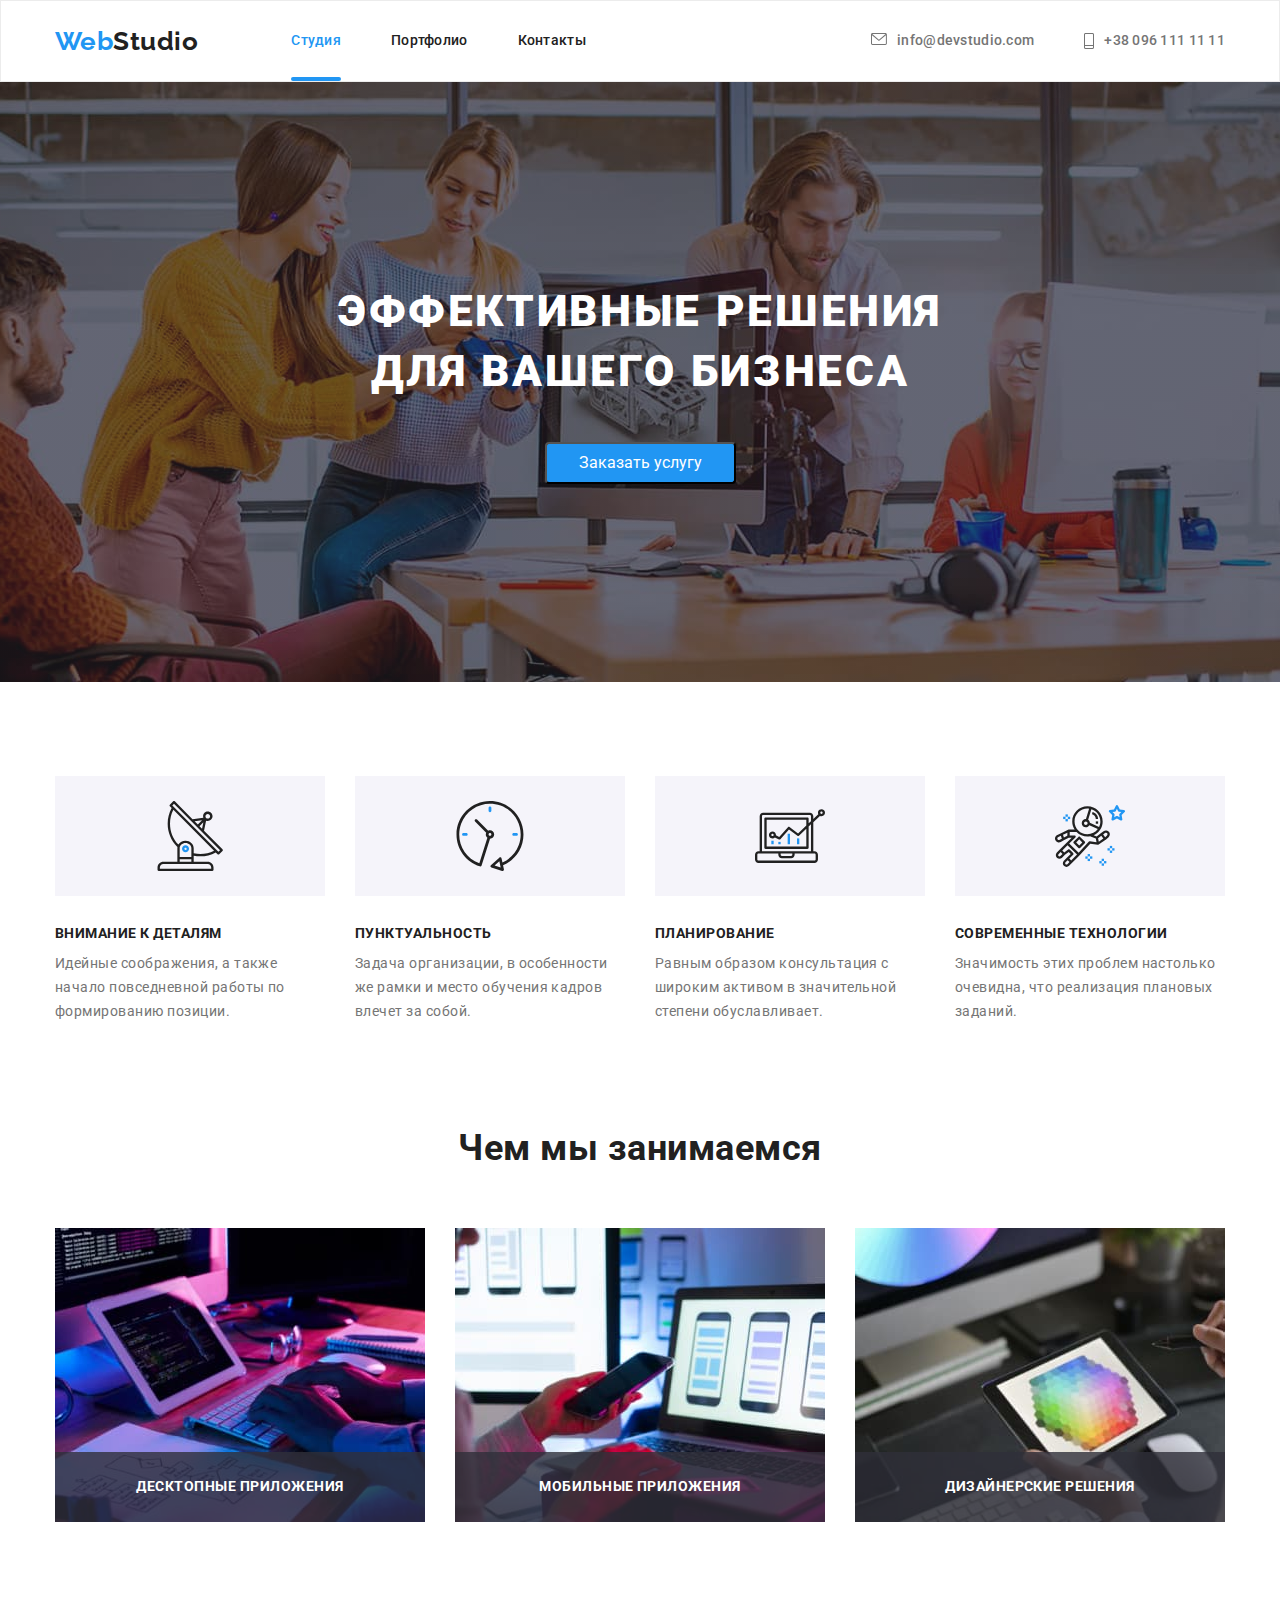
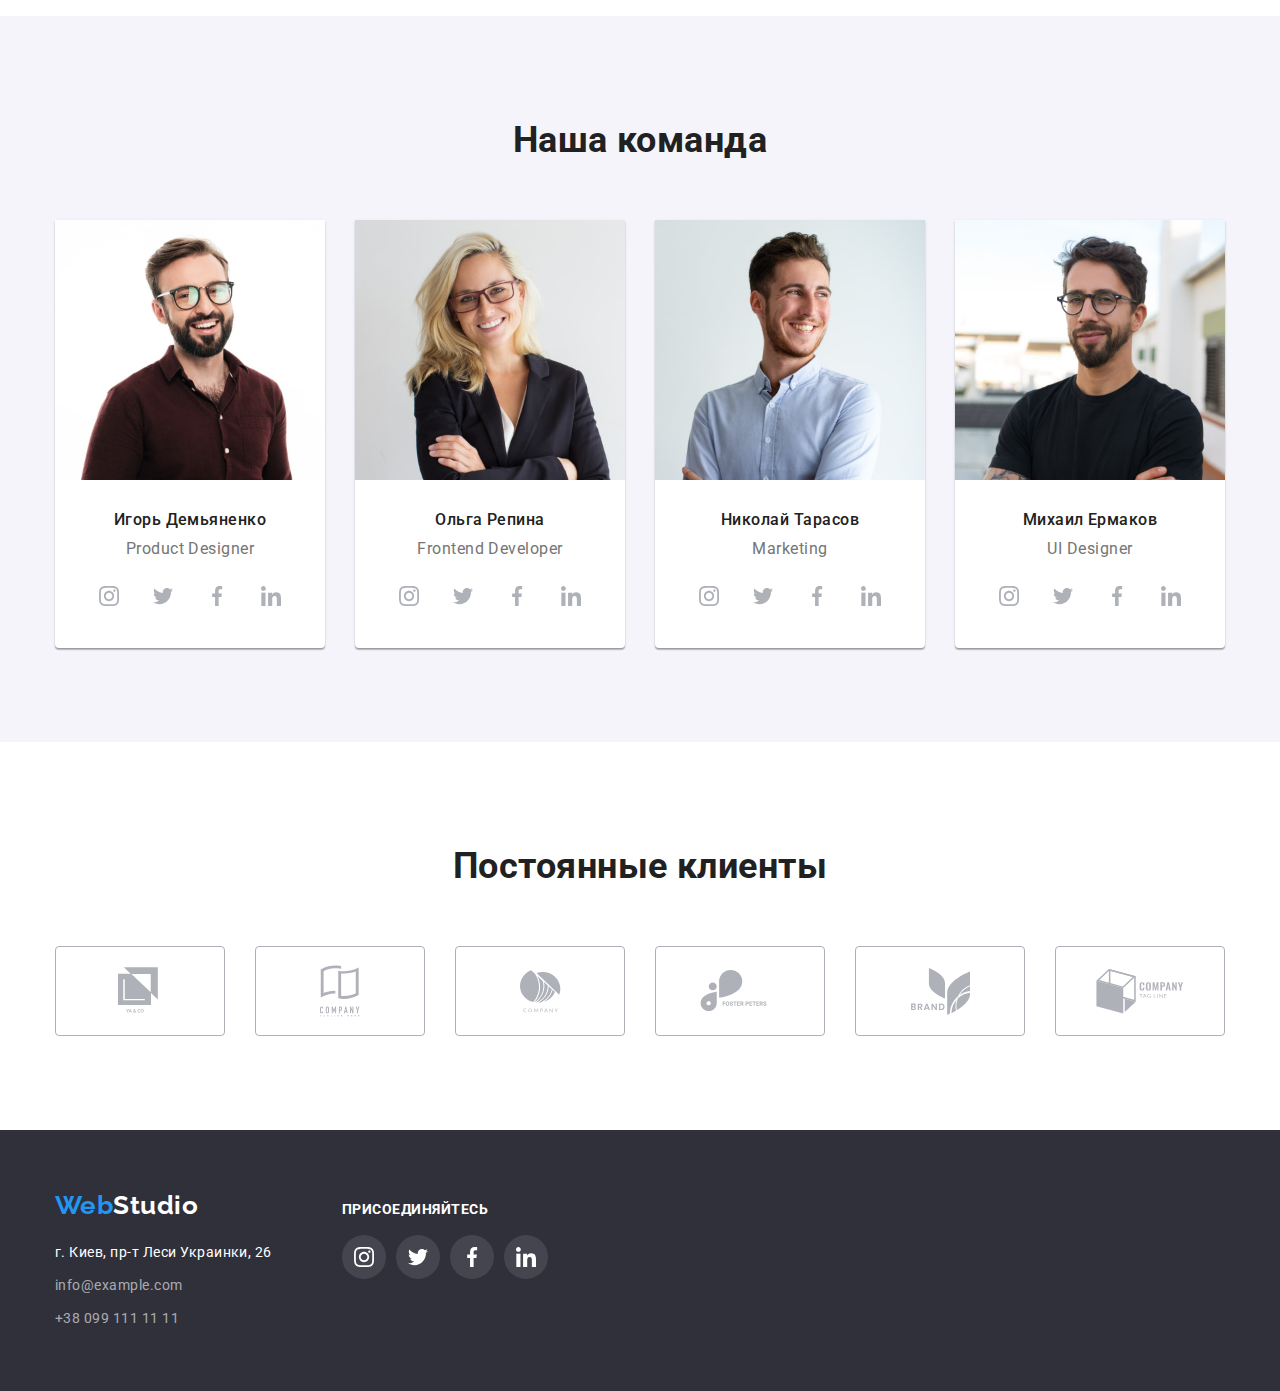
<file: index.html>
<!DOCTYPE html>
<html lang="ru">
  <head>
    <meta charset="UTF-8" />
    <meta http-equiv="X-UA-Compatible" content="IE=Edge" />
    <meta name="viewport" content="width=device-width, initial-scale=1.0" />
    <title lang="en">Web studio</title>
    <link
      href="https://fonts.googleapis.com/css2?family=Raleway:wght@700&family=Roboto:wght@400;500;700;900&display=swap"
      rel="stylesheet"
    />
    <link
      rel="stylesheet"
      href="https://cdnjs.cloudflare.com/ajax/libs/modern-normalize/1.0.0/modern-normalize.min.css"
    />
    <link rel="stylesheet" href="./css/style.css" />
  </head>

  <body>
    <header>
      <div class="container main-container">
        <nav class="nav-logo">
          <a href="./index.html" lang="en" class="logo">
            Web<span>Studio</span></a
          >

          <ul class="site-nav list">
            <li class="item">
              <a href="" class="link current">Студия</a>
            </li>
            <li class="item">
              <a href="./portfolio.html" class="link">Портфолио</a>
            </li>
            <li class="item">
              <a href="" class="link">Контакты</a>
            </li>
          </ul>
        </nav>

        <ul class="info list">
          <li class="item">
            <a
              href="mailto:info@devstudio.com"
              lang="en"
              class="link"
              aria-label="конверт"
            >
              <svg class="info-icon">
                <use href="./img/symbol-defs.svg#icon-envelope"></use>
              </svg>
              info@devstudio.com
            </a>
          </li>
          <li class="item">
            <a href="tel:+380961111111" class="link" aria-label="мобильный">
              <svg class="info-icon phone">
                <use href="./img/symbol-defs.svg#icon-phone"></use>
              </svg>
              +38 096 111 11 11
            </a>
          </li>
        </ul>
      </div>
    </header>

    <main>
      <!-- <div class="overlay"> -->
        <section class="hero overlay">
          <h1 class="hero-title">Эффективные решения для вашего бизнеса</h1>
          <button class="button" data-modal-open>Заказать услугу</button>
        </section>
      <!-- </div> -->

      <section class="section">
         <div class="container">
            <!-- <h2>Особенности</h2> -->
            <ul class="feature-list list">
              <li class="item">
                <div class="thumb">
                  <svg class="feature-icon">
                    <use href="./img/symbol-defs.svg#icon-group"></use>
                  </svg>
                </div>
                <h3 class="title">Внимание к деталям</h3>
                <p>
                  Идейные соображения, а также начало повседневной работы по
                  формированию позиции.
                </p>
              </li>
              <li class="item">
                <div class="thumb">
                  <svg class="feature-icon">
                    <use href="./img/symbol-defs.svg#icon-clock"></use>
                  </svg>
                </div>
                <h3 class="title">Пунктуальность</h3>
                <p>
                  Задача организации, в особенности же рамки и место обучения
                  кадров влечет за собой.
                </p>
              </li>
              <li class="item">
                <div class="thumb">
                  <svg class="feature-icon">
                    <use href="./img/symbol-defs.svg#icon-diagram"></use>
                  </svg>
                </div>
                <h3 class="title">Планирование</h3>
                <p>
                  Равным образом консультация с широким активом в значительной
                  степени обуславливает.
                </p>
              </li>
              <li class="item">
                <div class="thumb">
                  <svg class="feature-icon">
                    <use href="./img/symbol-defs.svg#icon-astronaut"></use>
                  </svg>
                </div>
                <h3 class="title">Современные технологии</h3>
                <p>
                  Значимость этих проблем настолько очевидна, что реализация
                  плановых заданий.
                </p>
              </li>
            </ul>
          </div>
      </section>

      <section class="section doing">
        <div class="container">
            <h2 class="work">Чем мы занимаемся</h2>
            <ul class="work-list list">
              <li class="item">
                <div class="thumb">
                  <img
                    src="./img/img.jpg"
                    alt="работа программиста за рабочим столом в офисе"
                    width="370"
                  />
                  <b>Десктопные приложения</b>
                </div>
              </li>
              <li class="item">
                <div class="thumb">
                  <img
                    src="./img/img(1).jpg"
                    alt="работа дизайнера-разработчика с приложениями для смартфонов"
                    width="370"
                  />
                  <b>Мобильные приложения</b>
                </div>
              </li>
              <li class="item">
                <div class="thumb">
                  <img
                    src="./img/img(2).jpg"
                    alt="работа креативного веб-дизайнера"
                    width="370"
                  />
                  <b>Дизайнерские решения</b>
                </div>
              </li>
            </ul>
          </div>
      </section>

      <section class="section section-team">
        <div class="container container-team">
          <h2 class="team">Наша команда</h2>
          <ul class="team-list list">
            <li class="item">
              <img src="./img/igor.jpg" alt="Игорь Демьяненко" width="270" />
              <h3>Игорь Демьяненко</h3>
              <span class="desk">Product Designer</span>
              <ul class="social-list list">
                <li class="social">
                  <a href="" class="social-link" aria-label="инстаграмм">
                    <svg class="social-icon">
                      <use href="./img/symbol-defs.svg#icon-instagram"></use>
                    </svg>
                  </a>
                </li>
                <li class="social">
                  <a href="" class="social-link" aria-label="твиттер"
                    ><svg class="social-icon">
                      <use href="./img/symbol-defs.svg#icon-twitter"></use>
                    </svg>
                  </a>
                </li>
                <li class="social">
                  <a href="" class="social-link" aria-label="фейсбук"
                    ><svg class="social-icon">
                      <use href="./img/symbol-defs.svg#icon-facebook"></use>
                    </svg>
                  </a>
                </li>
                <li class="social">
                  <a href="" class="social-link" aria-label="линкедын">
                    <svg class="social-icon">
                      <use href="./img/symbol-defs.svg#icon-linkedin"></use>
                    </svg>
                  </a>
                </li>
              </ul>
            </li>
            <li class="item">
              <img src="./img/olya.jpg" alt="Ольга Репина" width="270" />
              <h3>Ольга Репина</h3>
              <span class="desk">Frontend Developer</span>
              <ul class="social-list list">
                <li class="social">
                  <a href="" class="social-link" aria-label="инстаграмм">
                    <svg class="social-icon">
                      <use href="./img/symbol-defs.svg#icon-instagram"></use>
                    </svg>
                  </a>
                </li>
                <li class="social">
                  <a href="" class="social-link" aria-label="твиттер"
                    ><svg class="social-icon">
                      <use href="./img/symbol-defs.svg#icon-twitter"></use>
                    </svg>
                  </a>
                </li>
                <li class="social">
                  <a href="" class="social-link" aria-label="фейсбук"
                    ><svg class="social-icon">
                      <use href="./img/symbol-defs.svg#icon-facebook"></use>
                    </svg>
                  </a>
                </li>
                <li class="social">
                  <a href="" class="social-link" aria-label="линкедын">
                    <svg class="social-icon">
                      <use href="./img/symbol-defs.svg#icon-linkedin"></use>
                    </svg>
                  </a>
                </li>
              </ul>
            </li>
            <li class="item">
              <img src="./img/kolya.jpg" alt="Николай Тарасов" width="270" />
              <h3>Николай Тарасов</h3>
              <span class="desk">Marketing</span>
              <ul class="social-list list">
                <li class="social">
                  <a href="" class="social-link" aria-label="инстаграмм">
                    <svg class="social-icon">
                      <use href="./img/symbol-defs.svg#icon-instagram"></use>
                    </svg>
                  </a>
                </li>
                <li class="social">
                  <a href="" class="social-link" aria-label="твиттер"
                    ><svg class="social-icon">
                      <use href="./img/symbol-defs.svg#icon-twitter"></use>
                    </svg>
                  </a>
                </li>
                <li class="social">
                  <a href="" class="social-link" aria-label="фейсбук"
                    ><svg class="social-icon">
                      <use href="./img/symbol-defs.svg#icon-facebook"></use>
                    </svg>
                  </a>
                </li>
                <li class="social">
                  <a href="" class="social-link" aria-label="линкедын">
                    <svg class="social-icon">
                      <use href="./img/symbol-defs.svg#icon-linkedin"></use>
                    </svg>
                  </a>
                </li>
              </ul>
            </li>
            <li class="item">
              <img src="./img/miha.jpg" alt="Михаил Ермаков" width="270" />
              <h3>Михаил Ермаков</h3>
              <span class="desk">UI Designer</span>
              <ul class="social-list list">
                <li class="social">
                  <a href="" class="social-link" aria-label="инстаграмм">
                    <svg class="social-icon">
                      <use href="./img/symbol-defs.svg#icon-instagram"></use>
                    </svg>
                  </a>
                </li>
                <li class="social">
                  <a href="" class="social-link" aria-label="твиттер"
                    ><svg class="social-icon">
                      <use href="./img/symbol-defs.svg#icon-twitter"></use>
                    </svg>
                  </a>
                </li>
                <li class="social">
                  <a href="" class="social-link" aria-label="фейсбук"
                    ><svg class="social-icon">
                      <use href="./img/symbol-defs.svg#icon-facebook"></use>
                    </svg>
                  </a>
                </li>
                <li class="social">
                  <a href="" class="social-link" aria-label="линкедын">
                    <svg class="social-icon">
                      <use href="./img/symbol-defs.svg#icon-linkedin"></use>
                    </svg>
                  </a>
                </li>
              </ul>
            </li>
          </ul>
        </div>
      </section>

      <section class="section section-clients">
        <div class="container container-clients">
          <h2 class="clients">Постоянные клиенты</h2>
          <ul class="clients-list list">
            <li class="clients-item">
              <a href="" class="link" aria-label="лого компании 1">
                <svg width="44" height="49">
                  <use href="./img/symbol-defs.svg#icon-logo1"></use>
                </svg>
              </a>
            </li>
            <li class="clients-item">
              <a href="" class="link" aria-label="лого компании 2">
                <svg width="40" height="52">
                  <use href="./img/symbol-defs.svg#icon-logo2"></use>
                </svg>
              </a>
            </li>
            <li class="clients-item">
              <a href="" class="link" aria-label="лого компании 3">
                <svg width="41" height="43">
                  <use href="./img/symbol-defs.svg#icon-logo3"></use>
                </svg>
              </a>
            </li>
            <li class="clients-item">
              <a href="" class="link" aria-label="лого компании 4">
                <svg width="80" height="42">
                  <use href="./img/symbol-defs.svg#icon-logo4"></use>
                </svg>
              </a>
            </li>
            <li class="clients-item">
              <a href="" class="link" aria-label="лого компании 5">
                <svg width="59" height="47">
                  <use href="./img/symbol-defs.svg#icon-logo5"></use>
                </svg>
              </a>
            </li>
            <li class="clients-item">
              <a href="" class="link" aria-label="лого компании 6">
                <svg width="88" height="45">
                  <use href="./img/symbol-defs.svg#icon-logo6"></use>
                </svg>
              </a>
            </li>
          </ul>
        </div>
      </section>
    </main>

    <footer class="footer">
      <div class="container footer-container">
        <div class="box-address">
          <a href="./index.html" lang="en" class="logo">
            Web<span class="inverse">Studio</span></a
          >
          <address class="address">
            <a href="https://goo.gl/maps/B7tG4RKHSWiAFgXg7" target="_blank">г. Киев, пр-т Леси Украинки, 26</a>
          </address>
          <a href="mailto:info@example.com" class="link top"
            >info@example.com</a
          >
          <a href="tel:+380991111111" class="link bottom">+38 099 111 11 11</a>
        </div>
        <div class="box-links">
          <b>присоединяйтесь</b>
          <ul class="social-list list">
            <li class="social">
              <a
                href=""
                class="social-link link-inverse"
                aria-label="инстаграмм"
              >
                <svg class="social-icon">
                  <use href="./img/symbol-defs.svg#icon-instagram"></use>
                </svg>
              </a>
            </li>
            <li class="social">
              <a href="" class="social-link link-inverse" aria-label="твиттер"
                ><svg class="social-icon">
                  <use href="./img/symbol-defs.svg#icon-twitter"></use>
                </svg>
              </a>
            </li>
            <li class="social">
              <a href="" class="social-link link-inverse" aria-label="фейсбук"
                ><svg class="social-icon">
                  <use href="./img/symbol-defs.svg#icon-facebook"></use>
                </svg>
              </a>
            </li>
            <li class="social">
              <a href="" class="social-link link-inverse" aria-label="линкедын">
                <svg class="social-icon">
                  <use href="./img/symbol-defs.svg#icon-linkedin"></use>
                </svg>
              </a>
            </li>
          </ul>
        </div>
      </div>
    </footer>
    <div class="backdrop is-hidden" data-modal>
      <div class="modal">
        <button class="btn-close" data-modal-close>
          <img class="close" src="./img/close.svg" alt="крестик" />
        </button>
        <!-- <svg class="close">
            <use href="./img/close.svg"></use>
          </svg> -->
      </div>
    </div>
    <script src="./js/modal.js"></script>
  </body>
</html>
</file>
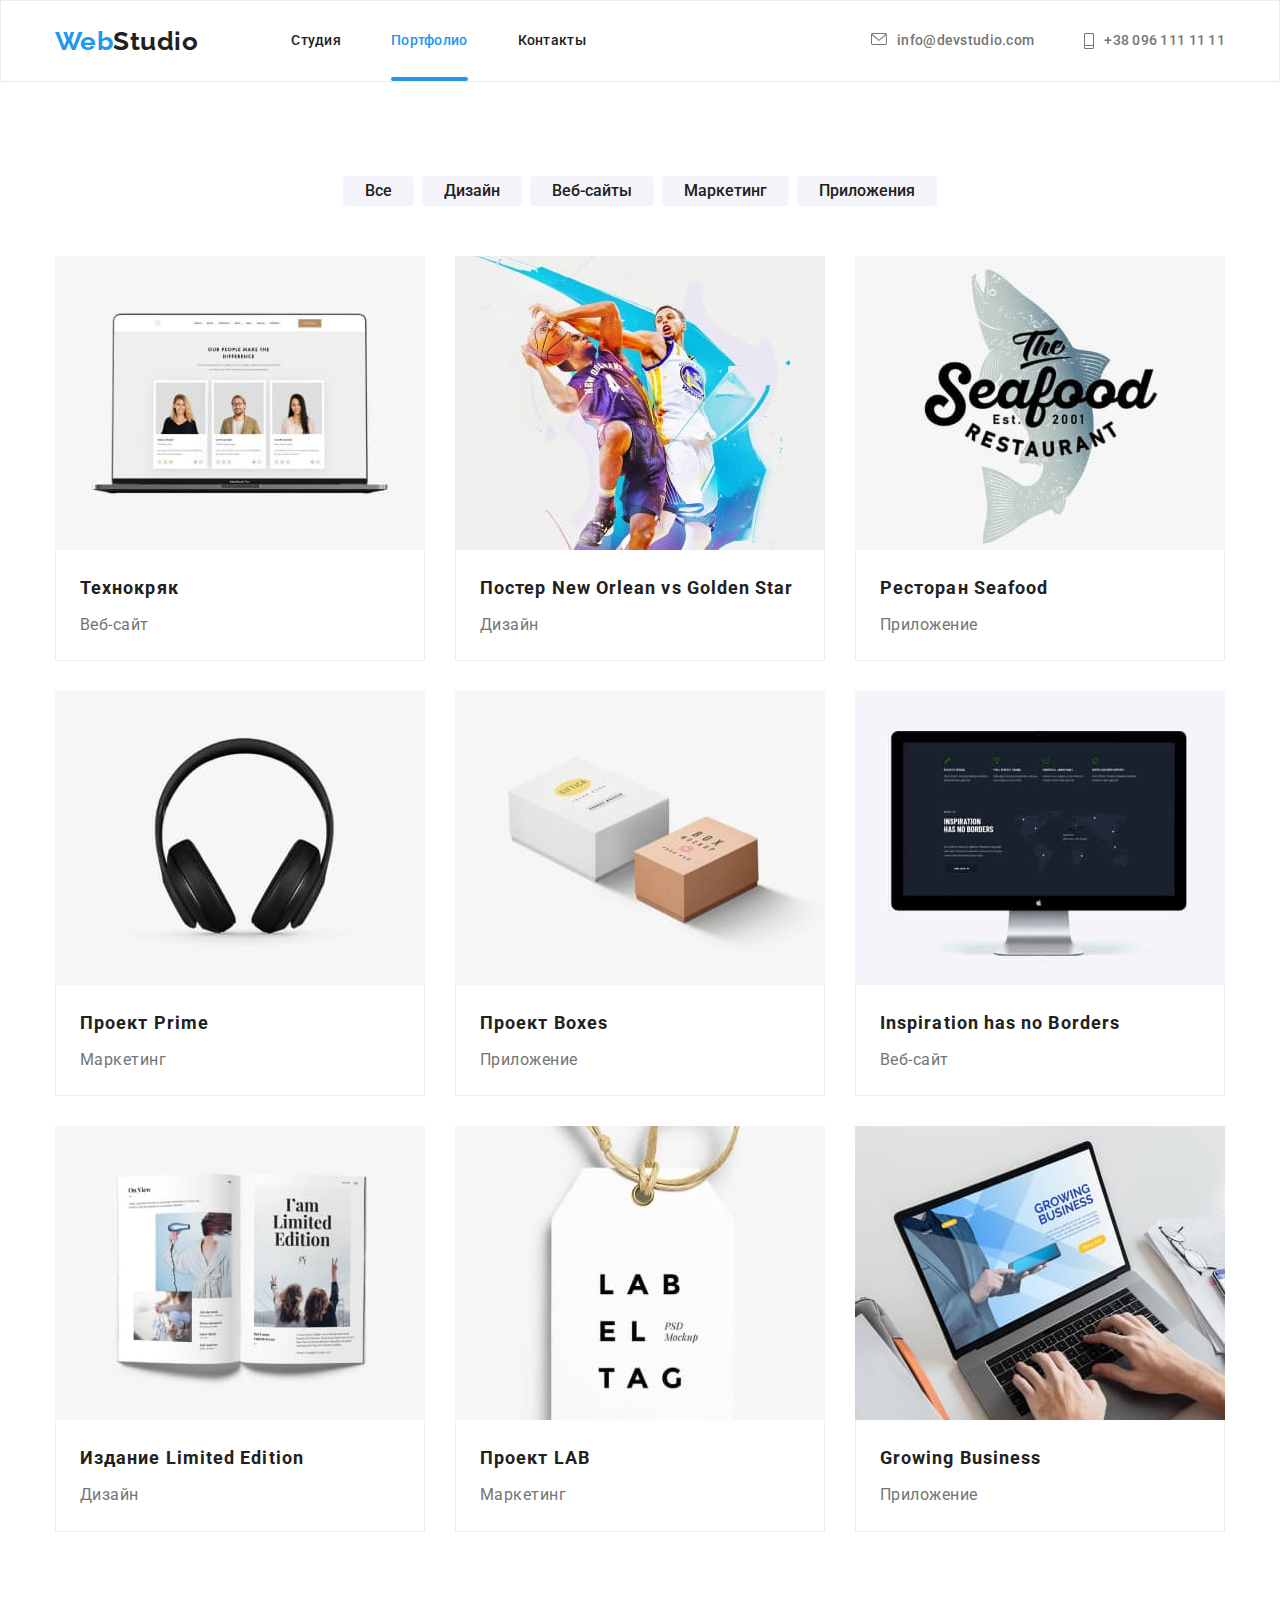
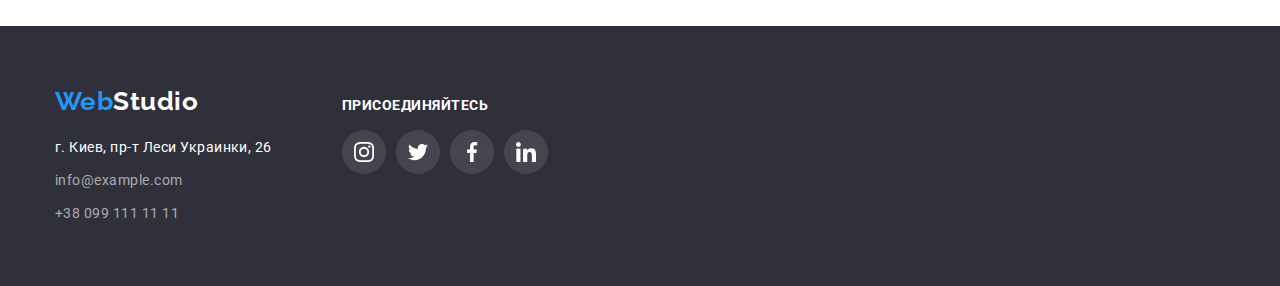
<file: portfolio.html>
<!DOCTYPE html>
<html lang="ru">
  <head>
    <meta charset="UTF-8" />
    <meta http-equiv="X-UA-Compatible" content="IE=Edge" />
    <meta name="viewport" content="width=device-width, initial-scale=1.0" />
    <title>Портфолио</title>
    <link
      href="https://fonts.googleapis.com/css2?family=Raleway:wght@700&family=Roboto:wght@400;500;700;900&display=swap"
      rel="stylesheet"
    />
    <link
      rel="stylesheet"
      href="https://cdnjs.cloudflare.com/ajax/libs/modern-normalize/1.0.0/modern-normalize.min.css"
    />
    <link rel="stylesheet" href="./css/style.css" />
  </head>

  <body>
    <header>
      <div class="container main-container">
        <nav class="nav-logo">
          <a href="./index.html" lang="en" class="logo">
            Web<span>Studio</span></a
          >

          <ul class="site-nav list">
            <li class="item">
              <a href="./index.html" class="link">Студия</a>
            </li>
            <li class="item">
              <a href="" class="link current">Портфолио</a>
            </li>
            <li class="item">
              <a href="" class="link">Контакты</a>
            </li>
          </ul>
        </nav>

        <ul class="info list">
          <li class="item">
            <a
              href="mailto:info@devstudio.com"
              lang="en"
              class="link"
              aria-label="конверт"
            >
              <svg class="info-icon">
                <use href="./img/symbol-defs.svg#icon-envelope"></use>
              </svg>
              info@devstudio.com
            </a>
          </li>
          <li class="item">
            <a href="tel:+380961111111" class="link" aria-label="мобильный">
              <svg class="info-icon phone">
                <use href="./img/symbol-defs.svg#icon-phone"></use>
              </svg>
              +38 096 111 11 11
            </a>
          </li>
        </ul>
      </div>
    </header>

    <main>
      <!-- Портфолио -->
      <section class="section">
        <div class="container">
          <!-- filters -->

          <ul class="filters list">
            <li class="item"><button type="button" class="btn">Все</button></li>
            <li class="item">
              <button type="button" class="btn">Дизайн</button>
            </li>
            <li class="item">
              <button type="button" class="btn">Веб-сайты</button>
            </li>
            <li class="item">
              <button type="button" class="btn">Маркетинг</button>
            </li>
            <li class="item">
              <button type="button" class="btn">Приложения</button>
            </li>
          </ul>

          <!-- Projects -->
          <ul class="projects list">
            <li class="item">
              <a href="" class="link">
                <div class="thumb">
                  <img
                    src="./img/portfolio1.jpg"
                    alt="начальная страница технокряка"
                    width="370"
                  />
                  <b
                    >Технокряк это современная площадка распространения
                    коронавируса. Компании используют эту платформу для
                    цифрового шпионажа и атак на защищённые сервера
                    конкурентов.</b
                  >
                </div>
                <div class="content">
                  <h2 class="title">Технокряк</h2>
                  <p class="text">Веб-сайт</p>
                </div>
              </a>
            </li>
            <li class="item">
              <a href="" class="link">
                <div class="thumb">
                  <img
                    src="./img/portfolio2.jpg"
                    alt="два баскетболиста с мячом"
                    width="370"
                  />
                  <b
                    >Технокряк это современная площадка распространения
                    коронавируса. Компании используют эту платформу для
                    цифрового шпионажа и атак на защищённые сервера
                    конкурентов.</b
                  >
                </div>
                <div class="content">
                  <h2 class="title">Постер New Orlean vs Golden Star</h2>
                  <p>Дизайн</p>
                </div>
              </a>
            </li>
            <li class="item">
              <a href="" class="link">
                <div class="thumb">
                  <img
                    src="./img/portfolio3.jpg"
                    alt="приложение Seafood"
                    width="370"
                  />
                  <b
                    >Технокряк это современная площадка распространения
                    коронавируса. Компании используют эту платформу для
                    цифрового шпионажа и атак на защищённые сервера
                    конкурентов.</b
                  >
                </div>
                <div class="content">
                  <h2 class="title">Ресторан Seafood</h2>
                  <p>Приложение</p>
                </div>
              </a>
            </li>
            <li class="item">
              <a href="" class="link">
                <div class="thumb">
                  <img src="./img/portfolio4.jpg" alt="наушники" width="370" />
                  <b
                    >Технокряк это современная площадка распространения
                    коронавируса. Компании используют эту платформу для
                    цифрового шпионажа и атак на защищённые сервера
                    конкурентов.</b
                  >
                </div>
                <div class="content">
                  <h2 class="title">Проект Prime</h2>
                  <p>Маркетинг</p>
                </div>
              </a>
            </li>
            <li class="item">
              <a href="" class="link">
                <div class="thumb">
                  <img
                    src="./img/portfolio5.jpg"
                    alt="две коробки"
                    width="370"
                  />
                  <b
                    >Технокряк это современная площадка распространения
                    коронавируса. Компании используют эту платформу для
                    цифрового шпионажа и атак на защищённые сервера
                    конкурентов.</b
                  >
                </div>
                <div class="content">
                  <h2 class="title">Проект Boxes</h2>
                  <p>Приложение</p>
                </div>
              </a>
            </li>
            <li class="item">
              <a href="" class="link">
                <div class="thumb">
                  <img
                    src="./img/portfolio6.jpg"
                    alt="начальная страница Inspiration has no Borders"
                    width="370"
                  />
                  <b
                    >Технокряк это современная площадка распространения
                    коронавируса. Компании используют эту платформу для
                    цифрового шпионажа и атак на защищённые сервера
                    конкурентов.</b
                  >
                </div>
                <div class="content">
                  <h2 class="title">Inspiration has no Borders</h2>
                  <p>Веб-сайт</p>
                </div>
              </a>
            </li>
            <li class="item">
              <a href="" class="link">
                <div class="thumb">
                  <img
                    src="./img/portfolio7.jpg"
                    alt="развернутый журнал"
                    width="370"
                  />
                  <b
                    >Технокряк это современная площадка распространения
                    коронавируса. Компании используют эту платформу для
                    цифрового шпионажа и атак на защищённые сервера
                    конкурентов.</b
                  >
                </div>
                <div class="content">
                  <h2 class="title">Издание Limited Edition</h2>
                  <p>Дизайн</p>
                </div>
              </a>
            </li>
            <li class="item">
              <a href="" class="link">
                <div class="thumb">
                  <img
                    src="./img/portfolio8.jpg"
                    alt="бирка с надписью LABELTAC"
                    width="370"
                  />
                  <b
                    >Технокряк это современная площадка распространения
                    коронавируса. Компании используют эту платформу для
                    цифрового шпионажа и атак на защищённые сервера
                    конкурентов.</b
                  >
                </div>
                <div class="content">
                  <h2 class="title">Проект LAB</h2>
                  <p>Маркетинг</p>
                </div>
              </a>
            </li>
            <li class="item">
              <a href="" class="link">
                <div class="thumb">
                  <img
                    src="./img/portfolio9.jpg"
                    alt="приложение Growing Business"
                    width="370"
                  />
                  <b
                    >Технокряк это современная площадка распространения
                    коронавируса. Компании используют эту платформу для
                    цифрового шпионажа и атак на защищённые сервера
                    конкурентов.</b
                  >
                </div>
                <div class="content">
                  <h2 class="title">Growing Business</h2>
                  <p>Приложение</p>
                </div>
              </a>
            </li>
          </ul>
        </div>
      </section>
    </main>

    <footer class="footer">
      <div class="container footer-container">
        <div class="box-address">
          <a href="./index.html" lang="en" class="logo">
            Web<span class="inverse">Studio</span></a
          >
          <address class="address">г. Киев, пр-т Леси Украинки, 26</address>
          <a href="mailto:info@example.com" class="link top"
            >info@example.com</a
          >
          <a href="tel:+380991111111" class="link bottom">+38 099 111 11 11</a>
        </div>
        <div class="box-links">
          <b>присоединяйтесь</b>
          <ul class="social-list list">
            <li class="social">
              <a
                href=""
                class="social-link link-inverse"
                aria-label="инстаграмм"
              >
                <svg class="social-icon">
                  <use href="./img/symbol-defs.svg#icon-instagram"></use>
                </svg>
              </a>
            </li>
            <li class="social">
              <a href="" class="social-link link-inverse" aria-label="твиттер"
                ><svg class="social-icon">
                  <use href="./img/symbol-defs.svg#icon-twitter"></use>
                </svg>
              </a>
            </li>
            <li class="social">
              <a href="" class="social-link link-inverse" aria-label="фейсбук"
                ><svg class="social-icon">
                  <use href="./img/symbol-defs.svg#icon-facebook"></use>
                </svg>
              </a>
            </li>
            <li class="social">
              <a href="" class="social-link link-inverse" aria-label="линкедын">
                <svg class="social-icon">
                  <use href="./img/symbol-defs.svg#icon-linkedin"></use>
                </svg>
              </a>
            </li>
          </ul>
        </div>
      </div>
    </footer>
  </body>
</html>
</file>
<file: css/style.css>
/* цвет основного текста #757575
вторичный цвет #212121
белый #FFFFFF
основной цвет фона #E5E5E5
вторичный цвет фона #F5F4FA
акцент синий #2196F3 */

/* скрываем текст
.visually-hidden {
  position: absolute;
  width: 1px;
  height: 1px;
  margin: -1px;
  border: 0;
  padding: 0;
  
  white-space: nowrap;
  clip-path: inset(100%);
  clip: rect(0 0 0 0);
  overflow: hidden;
} */

:root {
  --primary-text-color: #757575;
  --secondary-text-color: #ffffff;
  --title-text-color: #212121;
  --accent-color: #2196f3;
  --primary-bg-color: #ffffff;
  --secondary-bg-color: #f5f4fa;
  --border-color: #eeeeee;
}

body {
  background-color: var(--primary-bg-color);
  color: var(--primary-text-color);
  font-family: Roboto, sans-serif;
  letter-spacing: 0.03em;
}
.list {
  padding: 0;
  margin: 0;
  list-style: none;
}
img {
  display: block;
  max-width: 100%;
  height: auto;
}
.container {
  margin-left: auto;
  margin-right: auto;
  width: 1200px;
  padding-left: 15px;
  padding-right: 15px;
  /* outline: 1px solid tomato; */
}
.section {
  padding-top: 94px;
  padding-bottom: 94px;
}
.logo {
  color: var(--accent-color);
  font-family: Raleway, sans-serif;
  font-weight: 700;
  font-size: 26px;
  line-height: 1.19;
  text-decoration: none;
}
.logo > span {
  color: var(--title-text-color);
}

header {
  border: 1px solid #ececec;
}
.main-container {
  display: flex;
  align-items: center;
}
.nav-logo {
  display: flex;
  align-items: center;
}
.site-nav {
  display: flex;
  margin-left: 93px;
}

/* .site-nav .item {
  margin-right: 50px;
}
.site-nav .item:last-child {
  margin-right: 0;} */

/* .site-nav .item:not(:last-child) {
  margin-right: 50px;
} */
/* .site-nav .item {
  position: relative;
} */
.site-nav .item + .item {
  margin-left: 50px;
}

.site-nav .link {
  display: block;
  padding-top: 32px;
  padding-bottom: 32px;

  color: var(--title-text-color);
  font-weight: 500;
  font-size: 14px;
  line-height: 1.14;
  letter-spacing: 0.02em;
  text-decoration: none;

  transition: color 250ms cubic-bezier(0.4, 0, 0.2, 1);
}
.site-nav .link:hover,
.site-nav .link:focus {
  color: var(--accent-color);
}
.site-nav .link.current {
  position: relative;
  color: var(--accent-color);
}
.site-nav .link.current::after {
  position: absolute;
  bottom: 0;
  left: 0;
  content: '';
  width: 100%;
  height: 4px;
  background: var(--accent-color);
  border-radius: 2px;
}

.info {
  display: flex;
  margin-left: auto;
}
.info .item + .item {
  margin-left: 50px;
}
.info .link {
  display: flex;
  align-self: baseline;
  color: var(--primary-text-color);
  font-weight: 500;
  font-size: 14px;
  line-height: 1.14;
  letter-spacing: 0.02em;
  text-decoration: none;

  transition: color 250ms cubic-bezier(0.4, 0, 0.2, 1);
}
.info .link:hover,
.info .link:focus {
  color: var(--accent-color);
}
.info-icon:hover,
.info-icon:focus {
  fill: var(--accent-color);
}
.info-icon {
  margin-right: 10px;

  width: 16px;
  height: 12px;
  fill: currentColor;
}
.info-icon.phone {
  width: 10px;
  height: 16px;
}

.overlay {
  margin-left: auto;
  margin-right: auto;
  padding-top: 200px;
  padding-bottom: 200px;
  max-width: 1600px;
  height: 600px;
  background-repeat: no-repeat;
  background-size: cover;
  background-position: center;
  background-image: linear-gradient(
      rgba(47, 48, 58, 0.4),
      rgba(47, 48, 58, 0.4)
    ),
    url(../img/business.jpg);
  background-color: #c4c4c4;
  /* outline: 1px solid red; */
}
.hero {
  display: block;
  text-align: center;
}

.hero-title {
  margin-top: 0;
  margin-bottom: 40px;
  margin-left: auto;
  margin-right: auto;
  color: var(--secondary-text-color);
  width: 696px;
  height: 120px;
  font-weight: 900;
  font-size: 44px;
  line-height: 1.36;
  letter-spacing: 0.06em;
  text-transform: uppercase;
}

/* button */
.button {
  padding: 10px 32px;
  border-radius: 4px;
  align-items: center;
  display: inline-block;

  color: var(--secondary-text-color);
  background-color: var(--accent-color);
  text-decoration: none;
}

.feature-list {
  display: flex;
}
/* .feature-list .item::before {
  display: block;
  margin-bottom: 30px;

  background-repeat: no-repeat;
  background-color: #f5f4fa;
  background-position: center;
  border-radius: 4px;
  content: "";
  width: 270px;
  height: 120px;
  outline: 2px solid red;
} */
.feature-list .thumb {
  display: flex;
  justify-content: center;
  align-items: center;
  margin-bottom: 30px;
  width: 270px;
  height: 120px;
  background-color: #f5f4fa;
}
.feature-icon {
  width: 70px;
  height: 70px;
}
.feature-list .item:nth-child(1)::before {
  background-image: url(../img/Group.svg);
}
.feature-list .item:nth-child(2)::before {
  background-image: url(../img/clock.svg);
}
.feature-list .item:nth-child(3)::before {
  background-image: url(../img/diagram.svg);
}
.feature-list .item:nth-child(4)::before {
  background-image: url(../img/astronaut.svg);
}
.feature-list .item {
  width: calc((100% -90px) / 4);
}
.feature-list .item + .item {
  margin-left: 30px;
}
.feature-list .title {
  margin-top: 0;
  margin-bottom: 10px;

  color: var(--title-text-color);
  font-weight: 700;
  font-size: 14px;
  line-height: 1.14;
  text-transform: uppercase;
}
.feature-list p {
  margin-bottom: 0;
  margin-top: 0;

  font-weight: 400;
  font-size: 14px;
  line-height: 1.71;
}

.section.doing {
  padding-top: 0;
}
.work {
  margin-top: 0px;
  margin-bottom: 50px;

  color: var(--title-text-color);
  font-weight: 700;
  font-size: 36px;
  line-height: 1.67;
  text-align: center;
}
.work-list {
  display: flex;
}
.work-list .item {
  width: calc((100% - 60px) / 3);
}
.work-list .item + .item {
  margin-left: 30px;
}
.work-list .thumb {
  position: relative;
}
.work-list b {
  position: absolute;
  bottom: 0;
  padding-top: 27px;

  width: 100%;
  height: 70px;
  font-weight: 700;
  font-size: 14px;
  line-height: 1.14;
  text-align: center;
  text-transform: uppercase;
  background: rgba(47, 48, 58, 0.8);
  color: var(--secondary-text-color);
}

.section-team {
  background-color: var(--secondary-bg-color);
}
.container-team {
  text-align: center;
}
.team,
.clients {
  margin-top: 0;
  margin-bottom: 50px;

  color: var(--title-text-color);
  font-weight: 700;
  font-size: 36px;
  line-height: 1.67;
  text-align: center;
}
.team-list {
  display: flex;
}
.team-list h3 {
  margin-top: 30px;
  margin-bottom: 10px;

  color: var(--title-text-color);
  font-weight: 500;
  font-size: 16px;
  line-height: 1.19;
}
.team-list .item {
  padding-bottom: 30px;

  box-shadow: 0px 1px 3px rgba(0, 0, 0, 0.12), 0px 1px 1px rgba(0, 0, 0, 0.14),
    0px 2px 1px rgba(0, 0, 0, 0.2);
  border-radius: 0px 0px 4px 4px;
  background-color: var(--primary-bg-color);
}
.team-list .item + .item {
  margin-left: 30px;
}
.team-list .desk {
  margin-bottom: 16px;

  font-weight: 400;
  font-size: 16px;
  line-height: 1.19;
  text-align: center;
}

/* соцсети */
.social-list {
  display: flex;
  justify-content: space-between;
  margin-left: auto;
  margin-right: auto;
  margin-top: 16px;
  width: 206px;
  height: 44px;

  /* outline: 1px solid red; */
}
.social-link {
  display: flex;
  justify-content: center;
  align-items: center;
  fill: #afb1b8;
  width: 44px;
  height: 44px;
  border-radius: 50%;

  transition: fill 250ms cubic-bezier(0.4, 0, 0.2, 1),
    background-color 250ms cubic-bezier(0.4, 0, 0.2, 1);
  /* border: 1px solid #afb1b8; */
  /* outline: 1px solid red; */
}
.social-icon {
  width: 20px;
  height: 20px;
}
/* .social-link + .social-link {
  margin-left: 10px;
} */
.social-link:hover,
.social-link:focus {
  background-color: #2196f3;
  fill: #ffffff;
}

/* clients */
.clients-list {
  display: flex;
  justify-content: space-between;
}
.clients-item .link {
  display: flex;
  justify-content: center;
  align-items: center;
  fill: #afb1b8;
  width: 170px;
  height: 90px;
  border: 1px solid #afb1b8;
  border-radius: 4px;

  transition: fill 250ms cubic-bezier(0.4, 0, 0.2, 1),
    border-color 250ms cubic-bezier(0.4, 0, 0.2, 1);
}
.clients-item .link:hover,
.clients-item .link:focus {
  fill: var(--accent-color);
  border-color: var(--accent-color);
}
/* projects */
.filters {
  display: flex;
  margin-bottom: 50px;
  justify-content: center;
}
.filters .item + .item {
  margin-left: 8px;
}

.btn {
  display: inline-block;
  padding: 6px 22px;

  text-align: center;
  font-weight: 500;
  border-radius: 4px;
  border: transparent;

  color: var(--title-text-color);
  background: var(--secondary-bg-color);

  transition: color 250ms cubic-bezier(0.4, 0, 0.2, 1),
    background 250ms cubic-bezier(0.4, 0, 0.2, 1);
}
.btn:hover,
.btn:focus {
  color: var(--primary-bg-color);
  background: var(--accent-color);
}

.projects {
  display: flex;
  flex-wrap: wrap;

  text-align: left;
}
.projects .item {
  width: calc((100% - 60px) / 3);
  margin-right: 30px;
  margin-bottom: 30px;
  box-shadow: none;

  transition: box-shadow 250ms cubic-bezier(0.4, 0, 0.2, 1);
}
.projects .item:hover,
.projects .item:focus {
  box-shadow: 0px 1px 1px rgba(0, 0, 0, 0.12), 0px 4px 4px rgba(0, 0, 0, 0.06),
    1px 4px 6px rgba(0, 0, 0, 0.16);
}
.projects .item:nth-child(3n) {
  margin-right: 0;
}
.projects .item:nth-last-child(-n + 3) {
  margin-bottom: 0;
}
.projects .title {
  margin-top: 0;
  margin-bottom: 4px;

  color: var(--title-text-color);
  font-weight: 700;
  font-size: 18px;
  line-height: 2;
  letter-spacing: 0.06em;
}
.projects .content {
  padding: 20px 24px;
  border-left: 1px solid var(--border-color);
  border-right: 1px solid var(--border-color);
  border-bottom: 1px solid var(--border-color);
}
.projects .link {
  display: block;
  text-decoration: none;
}
.projects p {
  margin-top: 0;
  margin-bottom: 0;

  color: var(--primary-text-color);
  font-weight: 400;
  font-size: 16px;
  line-height: 1.88;
}
.projects .thumb {
  position: relative;
  overflow: hidden;
}
.projects b {
  position: absolute;
  bottom: 0;
  padding: 63px 24px 63px 24px;

  font-weight: 400;
  font-size: 18px;
  line-height: 1.56;
  color: var(--secondary-text-color);
  background: rgba(33, 150, 243, 0.9);
  height: 100%;
  width: 100%;
  /* opacity: 0; */
  transform: translateY(100%);
  transition: transform 250ms cubic-bezier(0.4, 0, 0.2, 1);
  /* opacity 200ms cubic-bezier(0.4, 0, 0.2, 1); */
}
.projects .item:hover b {
  position: absolute;
  bottom: 0;
  padding: 63px 24px 63px 24px;

  font-weight: 400;
  font-size: 18px;
  line-height: 1.56;
  color: var(--secondary-text-color);
  background: rgba(33, 150, 243, 0.9);
  height: 100%;
  width: 100%;
  /* opacity: 1; */
  transform: translateX(0);
}

/* ссылки футера не видно на белом фоне */
.footer {
  padding-top: 60px;
  padding-bottom: 60px;

  background: #2f303a;
  /* outline: 1px solid red; */
}
.footer-container {
  display: flex;
  align-items: baseline;
}
.box-address {
  display: flex;
  flex-direction: column;
  margin-right: 70px;
}
.footer-container .logo {
  margin-bottom: 20px;
}
.footer-container .inverse {
  color: var(--secondary-text-color);
}
.footer .address {
  margin-bottom: 9px;

  color: var(--secondary-text-color);
  font-weight: 400;
  font-size: 14px;
  line-height: 1.71;
  font-style: normal;
}
.address a {
  color: var(--secondary-text-color);
  text-decoration: none;
}
.footer .link {
  color: rgba(255, 255, 255, 0.6);
  font-weight: 400;
  font-size: 14px;
  line-height: 1.71;
  text-decoration: none;
}
.link.top {
  margin-top: 0;
  margin-bottom: 9px;
}
.footer b {
  font-size: 14px;
  font-weight: 700;
  line-height: 1.17;
  font-style: normal;
  color: var(--secondary-text-color);
  text-transform: uppercase;
}
.social-link.link-inverse {
  fill: var(--secondary-text-color);
  background: rgba(255, 255, 255, 0.1);

  transition: background-color 250ms cubic-bezier(0.4, 0, 0.2, 1);
}
.social-link.link-inverse:hover,
.social-link.link-inverse:focus {
  background-color: var(--accent-color);
}

/* backdrop */
.backdrop {
  position: fixed;
  top: 0;
  left: 0;

  width: 100%;
  height: 100%;
  background-color: rgba(0, 0, 0, 0.2);
  transition: opacity 250ms cubic-bezier(0.4, 0, 0.2, 1);
}
.modal {
  position: absolute;
  top: 50%;
  left: 50%;

  width: 528px;
  height: 581px;
  box-shadow: 0px 1px 3px rgba(0, 0, 0, 0.12), 0px 1px 1px rgba(0, 0, 0, 0.14),
    0px 2px 1px rgba(0, 0, 0, 0.2);
  border-radius: 4px;

  background-color: var(--primary-bg-color);
  transform: translate(-50%, -50%) scale(1);
  transition: transform 250ms cubic-bezier(0.4, 0, 0.2, 1);
}
.backdrop.is-hidden {
  opacity: 0;
  pointer-events: none;
}
.backdrop.is-hidden .modal {
  transform: translate(-50%, -50%) scale(1.5);
}
.btn-close {
  display: block;
  position: fixed;
  top: 0;
  right: 0;
  margin: 8px;
  width: 30px;
  height: 30px;
  background-color: #fff;
  border: none;
}
.close {
  position: fixed;
  top: 0;
  right: 0;
  margin: 8px;
  padding: 7px;

  border-radius: 50%;
  /* background: #ffffff; */
  border: 1px solid rgba(0, 0, 0, 0.1);
  width: 30px;
  height: 30px;
}
</file>
